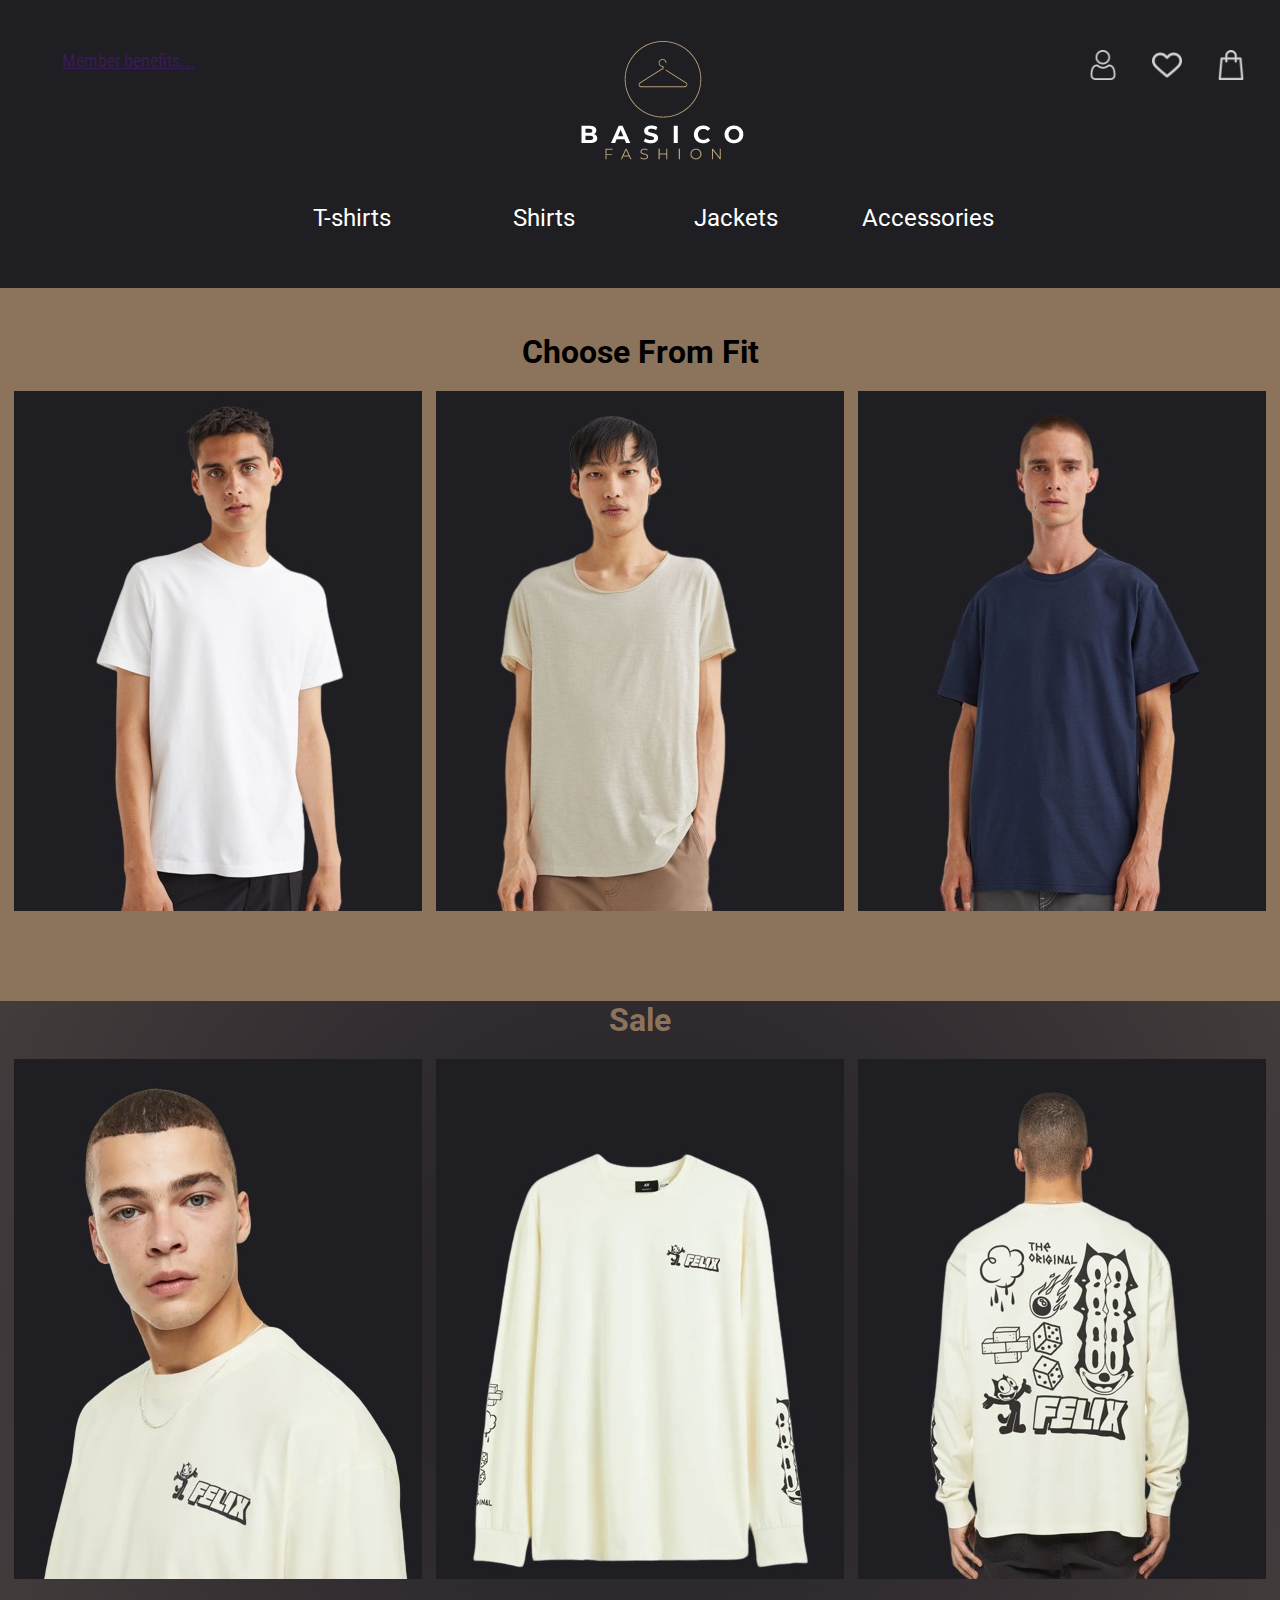
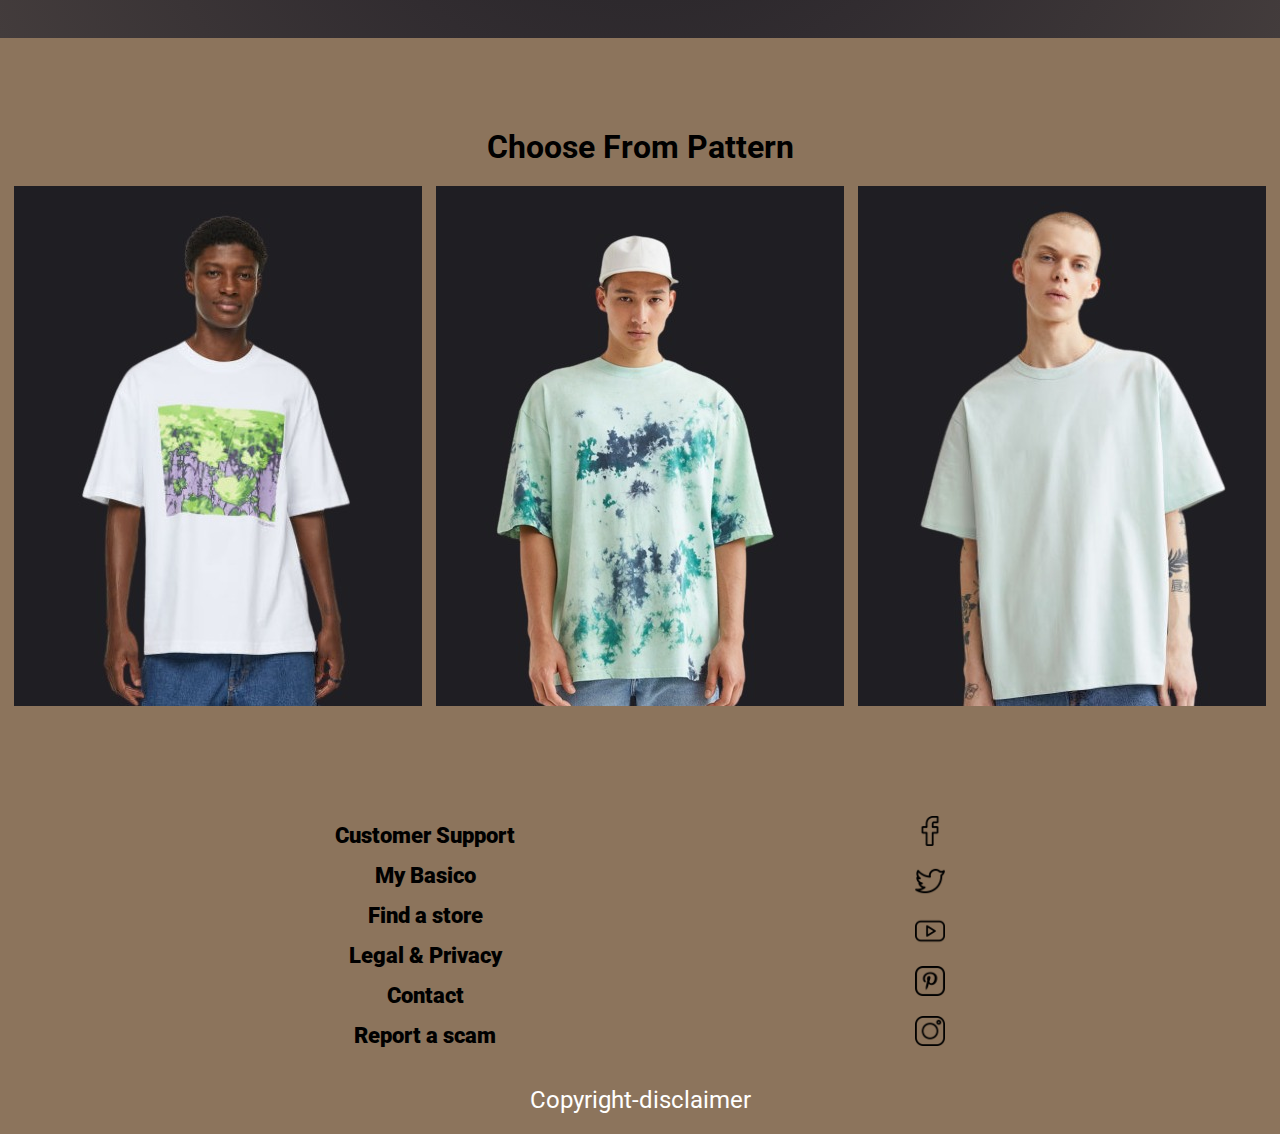
<file: html/index.html>
<!DOCTYPE html>
<html lang="en">

<head>
    <meta charset="UTF-8">
    <meta http-equiv="X-UA-Compatible" content="IE=edge">
    <meta name="viewport" content="width=device-width, initial-scale=1.0">
    <link rel="icon" href="/images/LOGO/BasicoLogo.png">
    <title>Basico - The one stop destination for Men's Fashion</title>
    <link rel="stylesheet" href="/css/style.css">
    <link rel="stylesheet"
        href="https://fonts.googleapis.com/css2?family=Material+Symbols+Outlined:opsz,wght,FILL,GRAD@20..48,100..700,0..1,-50..200" />

</head>

<body>
    <nav class="flex-nav-container">
        <div class="left-nav">
            <div><a href="">Member benefits...</a></div>
        </div>
        <div>
            <a class="main-logo-href" href="/html/index.html"><img class="main-logo" src="/images/LOGO/BasicoLogo.png" alt=""></a>
            <ul class="mid-nav">
                <li class="mid-nav-item"><a href="#fit" onclick="clicked()">T-shirts</a></li>
                <li class="mid-nav-item"><a href="#sale" onclick="onclicked()">Shirts</a></li>
                <li class="mid-nav-item"><a href="#pattern">Jackets</a></li>
                <li class="mid-nav-item"><a href="#footer">Accessories</a></li>
            </ul>
        </div>
        <div class="right-nav">
            <div>
                <ul class="right-nav-items">
                    <div>
                        <li><a href=""><img class="nav-images" src="/images/LOGO//profile.png" alt=""></a></li>
                    </div>
                    <div>
                        <li><a href=""><img class="nav-images" src="/images/LOGO/favorite.png" alt=""></a></li>
                    </div>
                    <div>
                        <li><a href="/html/shopping-cart.html"><img class="nav-images" src="/images/LOGO/shopping-bag.png" alt=""></a></li>
                    </div>
                </ul>
            </div>
        </div>

    </nav>
    <main>
        <div class="container">
            <h1 id="fit">Choose From Fit</h1>
            <div class="container-img">
                <img class="underlay-img" src="/images/MEN/TOP WEAR/model1-removebg-preview.jpg" alt="">
                <!-- <div class="overlay-text"><a href=""></a></div> -->
                <img class="underlay-img" src="/images/MEN/TOP WEAR/model2-removebg-preview.jpg" alt="">
                <!-- <div class="overlay-text"><a href=""></a></div> -->
                <img class="underlay-img" src="/images/MEN/TOP WEAR/model3-removebg-preview.jpg" alt="">
                <!-- <div class="overlay-text"><a href=""></a></div>  -->
            </div>
        </div>
        <div class="container gradient">
            <h1 id="sale">Sale</h1>
            <div class="container-img">
                <img class="underlay-img" src="/images/MEN/TOP WEAR/sale2.jpg" alt="">
                <!-- <div class="overlay-text"><a href=""></a></div> -->
                <img class="underlay-img" src="/images/MEN/TOP WEAR/sale1.jpg" alt="">
                <!-- <div class="overlay-text"><a href=""></a></div> -->
                <img class="underlay-img" src="/images/MEN/TOP WEAR/sale3.jpg" alt="">
                <!-- <div class="overlay-text"><a href=""></a></div>  -->
            </div>
        </div>
        <div class="container">
            <h1 id="pattern">Choose From Pattern</h1>
            <div class="container-img">
                <img class="underlay-img" src="/images/MEN/TOP WEAR/model4-removebg-preview.jpg" alt="">
                <!-- <div class="overlay-text"><a href=""></a></div> -->
                <img class="underlay-img" src="/images/MEN/TOP WEAR/model5-removebg-preview.jpg" alt="">
                <!-- <div class="overlay-text"><a href=""></a></div> -->
                <img class="underlay-img" src="/images/MEN/TOP WEAR/model6-removebg-preview.jpg" alt="">
                <!-- <div class="overlay-text"><a href=""></a></div>  -->
            </div>
        </div>

    </main>
    <footer id="footer">
        <div class="footer-toprow">
            <div class="footer-toprow-left">
                <ul class="help-list">
                    <li><a href="">Customer Support</a></li>
                    <li><a href="">My Basico</a></li>
                    <li><a href="">Find a store</a></li>
                    <li><a href="">Legal & Privacy</a></li>
                    <li><a href="">Contact</a></li>
                    <li><a href="">Report a scam</a></li>
                </ul>
            </div>
            <div class="footer-toprow-right">
                <ul class="social-handles-list">
                    <li><a href="https://www.facebook.com/" target="_blank"><img src="/images/LOGO/facebook.png" alt=""
                                class="social-handles-list-icons"></a></li>
                    <li><a href="https://twitter.com/?lang=en" target="_blank"><img src="/images/LOGO/twitter.png"
                                alt="" class="social-handles-list-icons"></a></li>
                    <li><a href="https://youtube.com" target="_blank"><img src="/images/LOGO/youtube.png" alt=""
                                class="social-handles-list-icons"></a></li>
                    <li><a href="https://pinterest.com" target="_blank"><img src="/images/LOGO/pinterest.png" alt=""
                                class="social-handles-list-icons"></a></li>
                    <li><a href="https://instagram.com" target="_blank"><img src="/images/LOGO/instagram.png" alt=""
                                class="social-handles-list-icons"></a></li>
                </ul>
            </div>
        </div>
        <div class="copyright-disclaimer" id="copyright"><a href="">Copyright-disclaimer</a></div>
    </footer>

    <script src="/js/script.js"></script>
</body>

</html>
</file>
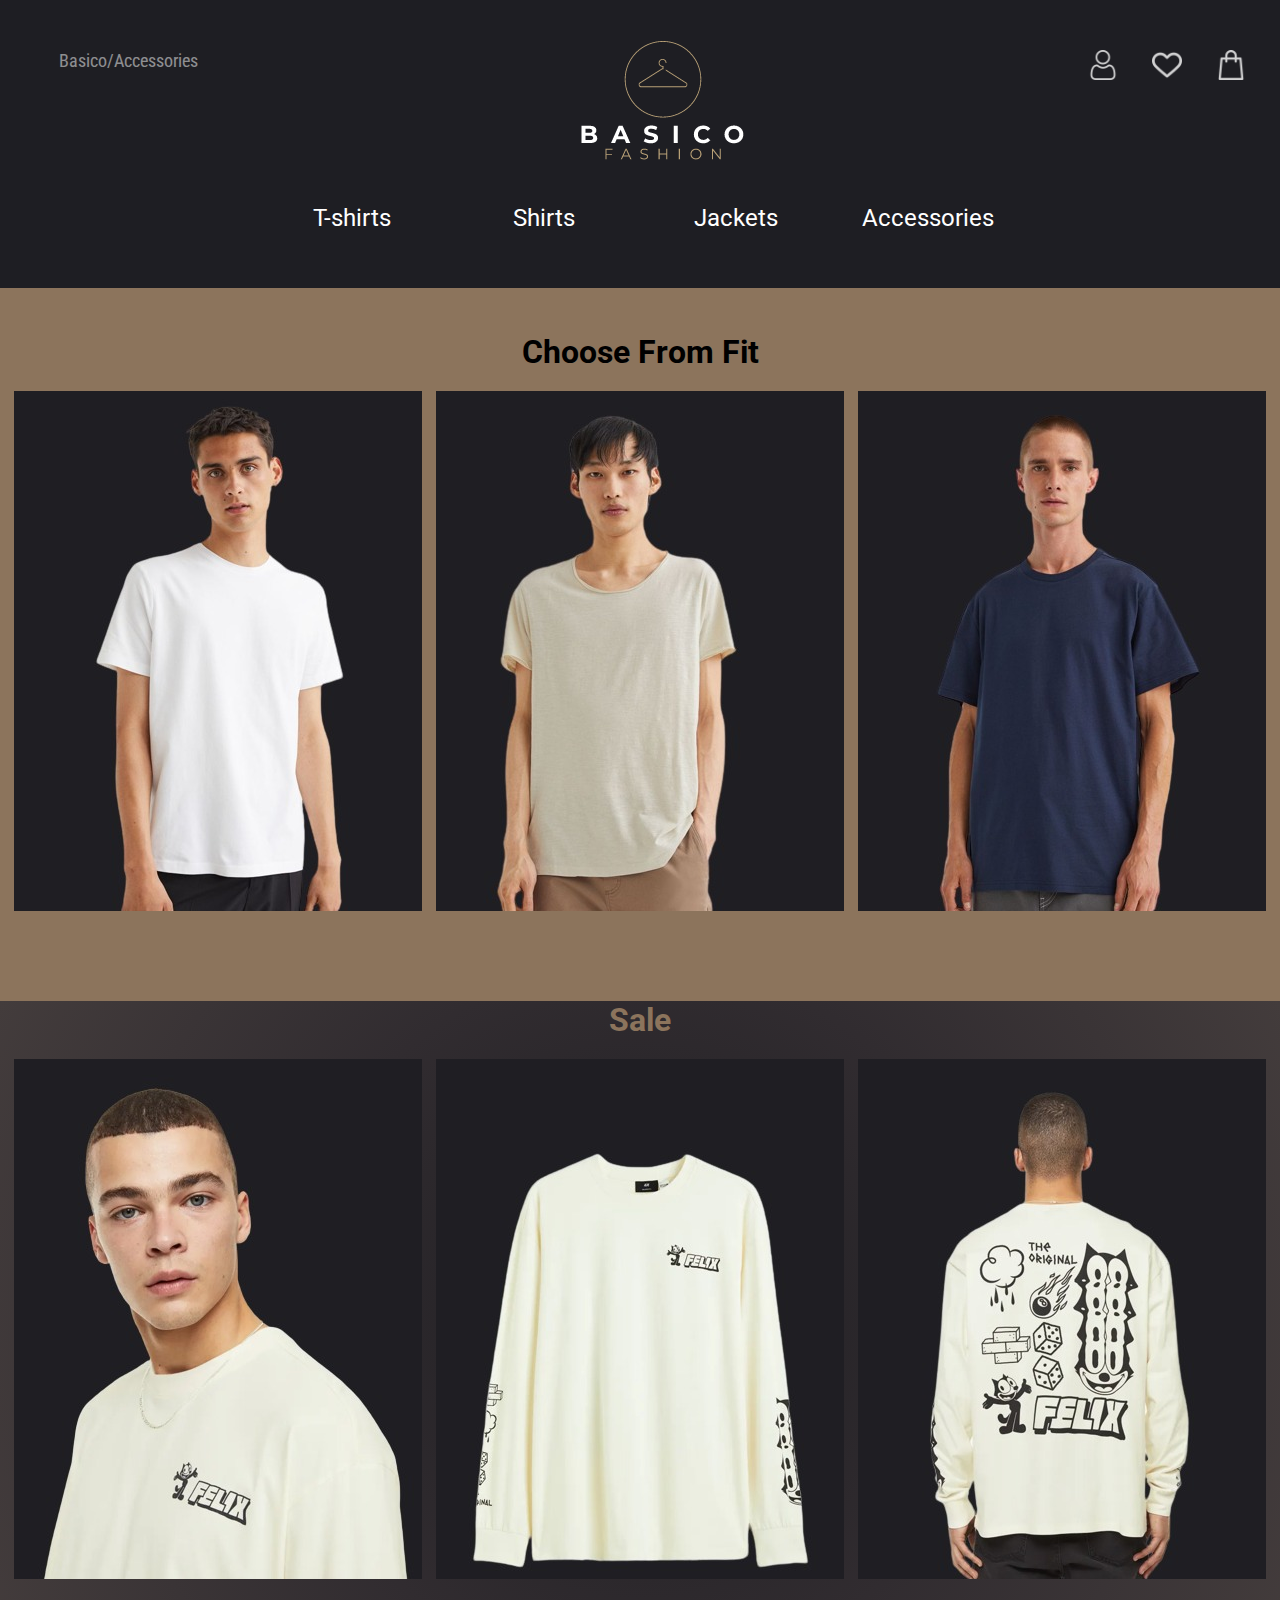
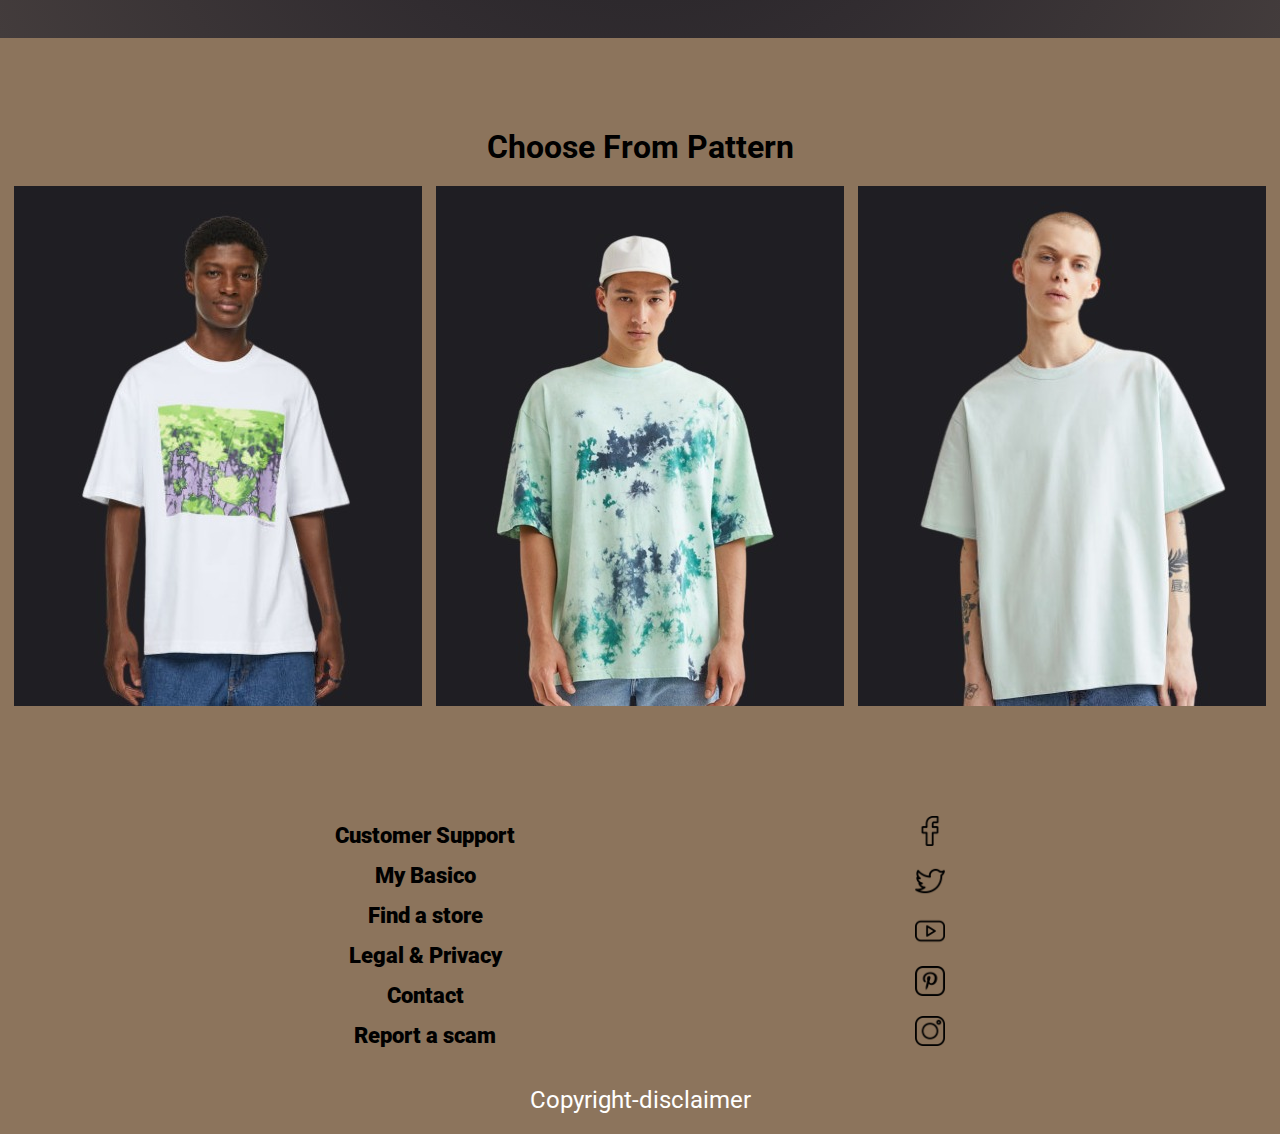
<file: html/accessory.html>
<!DOCTYPE html>
<html lang="en">

<head>
    <meta charset="UTF-8">
    <meta http-equiv="X-UA-Compatible" content="IE=edge">
    <meta name="viewport" content="width=device-width, initial-scale=1.0">
    <link rel="icon" href="/images/LOGO/BasicoLogo.png">
    <title>Basico - The one stop destination for Men's Fashion</title>
    <link rel="stylesheet" href="/css/style.css">
    <link rel="stylesheet"
        href="https://fonts.googleapis.com/css2?family=Material+Symbols+Outlined:opsz,wght,FILL,GRAD@20..48,100..700,0..1,-50..200" />

</head>

<body>
    <nav class="flex-nav-container">
        <div class="left-nav">
            <div></div>
        </div>
        <div>
            <a class="main-logo-href" href="/html/index.html"><img class="main-logo" src="/images/LOGO/BasicoLogo.png" alt=""></a>
            <ul class="mid-nav">
                <li class="mid-nav-item"><a href="/html/tshirt.html">T-shirts</a></li>
                <li class="mid-nav-item"><a href="/html/shirt.html">Shirts</a></li>
                <li class="mid-nav-item"><a href="/html/jacket.html">Jackets</a></li>
                <li class="mid-nav-item"><a href="/html/accessory.html">Accessories</a></li>
            </ul>
        </div>
        <div class="right-nav">
            <div>
                <ul class="right-nav-items">
                    <div>
                        <li><a href=""><img class="nav-images" src="/images/LOGO//profile.png" alt=""></a></li>
                    </div>
                    <div>
                        <li><a href=""><img class="nav-images" src="/images/LOGO/favorite.png" alt=""></a></li>
                    </div>
                    <div>
                        <li><a href="/html/shopping-cart.html"><img class="nav-images" src="/images/LOGO/shopping-bag.png" alt=""></a></li>
                    </div>
                </ul>
            </div>
        </div>

    </nav>
    <main>
        <h1 class="address-title">Accessories</h1>
        <div class="container">
            <h1>Choose From Fit</h1>
            <div class="container-img">
                <img class="underlay-img" src="/images/MEN/TOP WEAR/model1-removebg-preview.jpg" alt="">
                <!-- <div class="overlay-text"><a href=""></a></div> -->
                <img class="underlay-img" src="/images/MEN/TOP WEAR/model2-removebg-preview.jpg" alt="">
                <!-- <div class="overlay-text"><a href=""></a></div> -->
                <img class="underlay-img" src="/images/MEN/TOP WEAR/model3-removebg-preview.jpg" alt="">
                <!-- <div class="overlay-text"><a href=""></a></div>  -->
            </div>
        </div>
        <div class="container gradient">
            <h1>Sale</h1>
            <div class="container-img">
                <img class="underlay-img" src="/images/MEN/TOP WEAR/sale2.jpg" alt="">
                <!-- <div class="overlay-text"><a href=""></a></div> -->
                <img class="underlay-img" src="/images/MEN/TOP WEAR/sale1.jpg" alt="">
                <!-- <div class="overlay-text"><a href=""></a></div> -->
                <img class="underlay-img" src="/images/MEN/TOP WEAR/sale3.jpg" alt="">
                <!-- <div class="overlay-text"><a href=""></a></div>  -->
            </div>
        </div>
        <div class="container">
            <h1>Choose From Pattern</h1>
            <div class="container-img">
                <img class="underlay-img" src="/images/MEN/TOP WEAR/model4-removebg-preview.jpg" alt="">
                <!-- <div class="overlay-text"><a href=""></a></div> -->
                <img class="underlay-img" src="/images/MEN/TOP WEAR/model5-removebg-preview.jpg" alt="">
                <!-- <div class="overlay-text"><a href=""></a></div> -->
                <img class="underlay-img" src="/images/MEN/TOP WEAR/model6-removebg-preview.jpg" alt="">
                <!-- <div class="overlay-text"><a href=""></a></div>  -->
            </div>
        </div>

    </main>
    <footer id="footer">
        <div class="footer-toprow">
            <div class="footer-toprow-left">
                <ul class="help-list">
                    <li><a href="">Customer Support</a></li>
                    <li><a href="">My Basico</a></li>
                    <li><a href="">Find a store</a></li>
                    <li><a href="">Legal & Privacy</a></li>
                    <li><a href="">Contact</a></li>
                    <li><a href="">Report a scam</a></li>
                </ul>
            </div>
            <div class="footer-toprow-right">
                <ul class="social-handles-list">
                    <li><a href="https://www.facebook.com/" target="_blank"><img src="/images/LOGO/facebook.png" alt=""
                                class="social-handles-list-icons"></a></li>
                    <li><a href="https://twitter.com/?lang=en" target="_blank"><img src="/images/LOGO/twitter.png"
                                alt="" class="social-handles-list-icons"></a></li>
                    <li><a href="https://youtube.com" target="_blank"><img src="/images/LOGO/youtube.png" alt=""
                                class="social-handles-list-icons"></a></li>
                    <li><a href="https://pinterest.com" target="_blank"><img src="/images/LOGO/pinterest.png" alt=""
                                class="social-handles-list-icons"></a></li>
                    <li><a href="https://instagram.com" target="_blank"><img src="/images/LOGO/instagram.png" alt=""
                                class="social-handles-list-icons"></a></li>
                </ul>
            </div>
        </div>
        <div class="copyright-disclaimer" id="copyright"><a href="">Copyright-disclaimer</a></div>
    </footer>

    <script src="/js/script.js"></script>
</body>

</html>
</file>
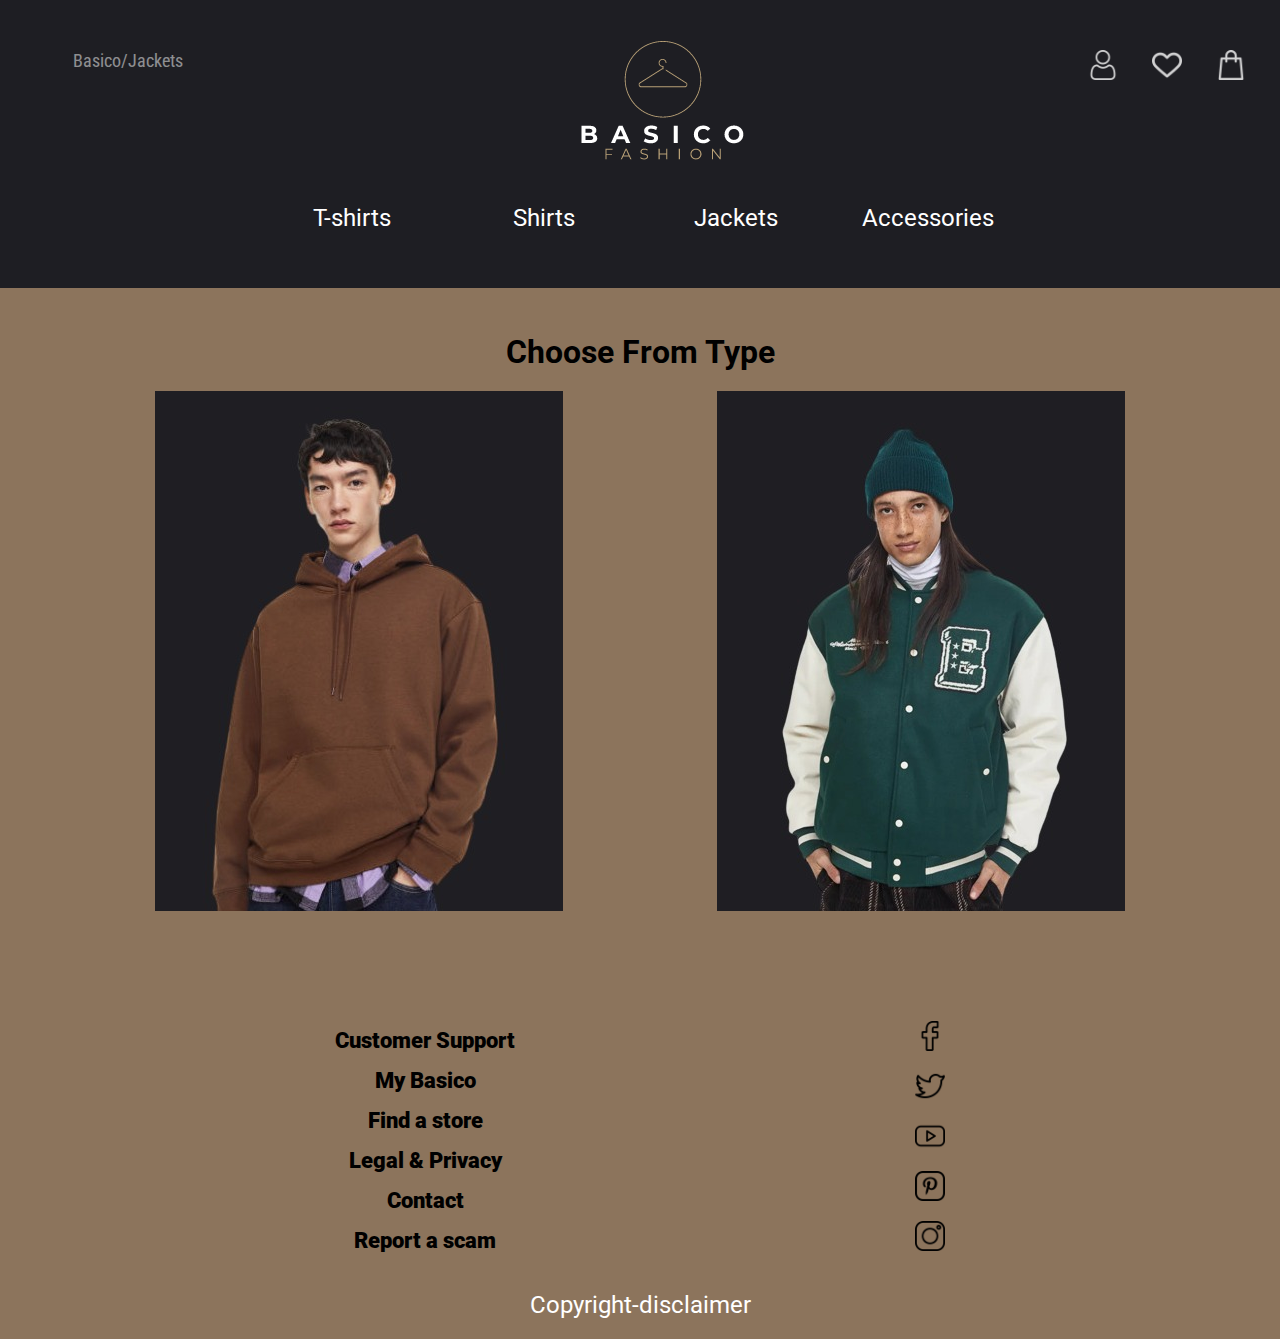
<file: html/jacket.html>
<!DOCTYPE html>
<html lang="en">

<head>
    <meta charset="UTF-8">
    <meta http-equiv="X-UA-Compatible" content="IE=edge">
    <meta name="viewport" content="width=device-width, initial-scale=1.0">
    <link rel="icon" href="/images/LOGO/BasicoLogo.png">
    <title>Basico - The one stop destination for Men's Fashion</title>
    <link rel="stylesheet" href="/css/style.css">
    <link rel="stylesheet"
        href="https://fonts.googleapis.com/css2?family=Material+Symbols+Outlined:opsz,wght,FILL,GRAD@20..48,100..700,0..1,-50..200" />

</head>

<body>
    <nav class="flex-nav-container">
        <div class="left-nav">
            <div></div>
        </div>
        <div>
            <a class="main-logo-href" href="/html/index.html"><img class="main-logo" src="/images/LOGO/BasicoLogo.png" alt=""></a>
            <ul class="mid-nav">
                <li class="mid-nav-item"><a href="/html/tshirt.html">T-shirts</a></li>
                <li class="mid-nav-item"><a href="/html/shirt.html">Shirts</a></li>
                <li class="mid-nav-item"><a href="/html/jacket.html">Jackets</a></li>
                <li class="mid-nav-item"><a href="/html/accessory.html">Accessories</a></li>
            </ul>
        </div>
        <div class="right-nav">
            <div>
                <ul class="right-nav-items">
                    <div>
                        <li><a href=""><img class="nav-images" src="/images/LOGO//profile.png" alt=""></a></li>
                    </div>
                    <div>
                        <li><a href=""><img class="nav-images" src="/images/LOGO/favorite.png" alt=""></a></li>
                    </div>
                    <div>
                        <li><a href="/html/shopping-cart.html"><img class="nav-images" src="/images/LOGO/shopping-bag.png" alt=""></a></li>
                    </div>
                </ul>
            </div>
        </div>

    </nav>
    <main>
        <h1 class="address-title">Jackets</h1>
        <div class="container">
            <h1>Choose From Type</h1>
            <div class="container-img">
                <img src="/images/MEN/0.0 display/hoodie.jpg" alt="" class="underlay-img">
                <img src="/images/MEN/0.0 display/jacket.jpg" alt="" class="underlay-img">
            </div>
        </div>
    </main>
    <footer id="footer">
        <div class="footer-toprow">
            <div class="footer-toprow-left">
                <ul class="help-list">
                    <li><a href="">Customer Support</a></li>
                    <li><a href="">My Basico</a></li>
                    <li><a href="">Find a store</a></li>
                    <li><a href="">Legal & Privacy</a></li>
                    <li><a href="">Contact</a></li>
                    <li><a href="">Report a scam</a></li>
                </ul>
            </div>
            <div class="footer-toprow-right">
                <ul class="social-handles-list">
                    <li><a href="https://www.facebook.com/" target="_blank"><img src="/images/LOGO/facebook.png" alt=""
                                class="social-handles-list-icons"></a></li>
                    <li><a href="https://twitter.com/?lang=en" target="_blank"><img src="/images/LOGO/twitter.png"
                                alt="" class="social-handles-list-icons"></a></li>
                    <li><a href="https://youtube.com" target="_blank"><img src="/images/LOGO/youtube.png" alt=""
                                class="social-handles-list-icons"></a></li>
                    <li><a href="https://pinterest.com" target="_blank"><img src="/images/LOGO/pinterest.png" alt=""
                                class="social-handles-list-icons"></a></li>
                    <li><a href="https://instagram.com" target="_blank"><img src="/images/LOGO/instagram.png" alt=""
                                class="social-handles-list-icons"></a></li>
                </ul>
            </div>
        </div>
        <div class="copyright-disclaimer" id="copyright"><a href="">Copyright-disclaimer</a></div>
    </footer>

    <script src="/js/script.js"></script>
</body>

</html>
</file>
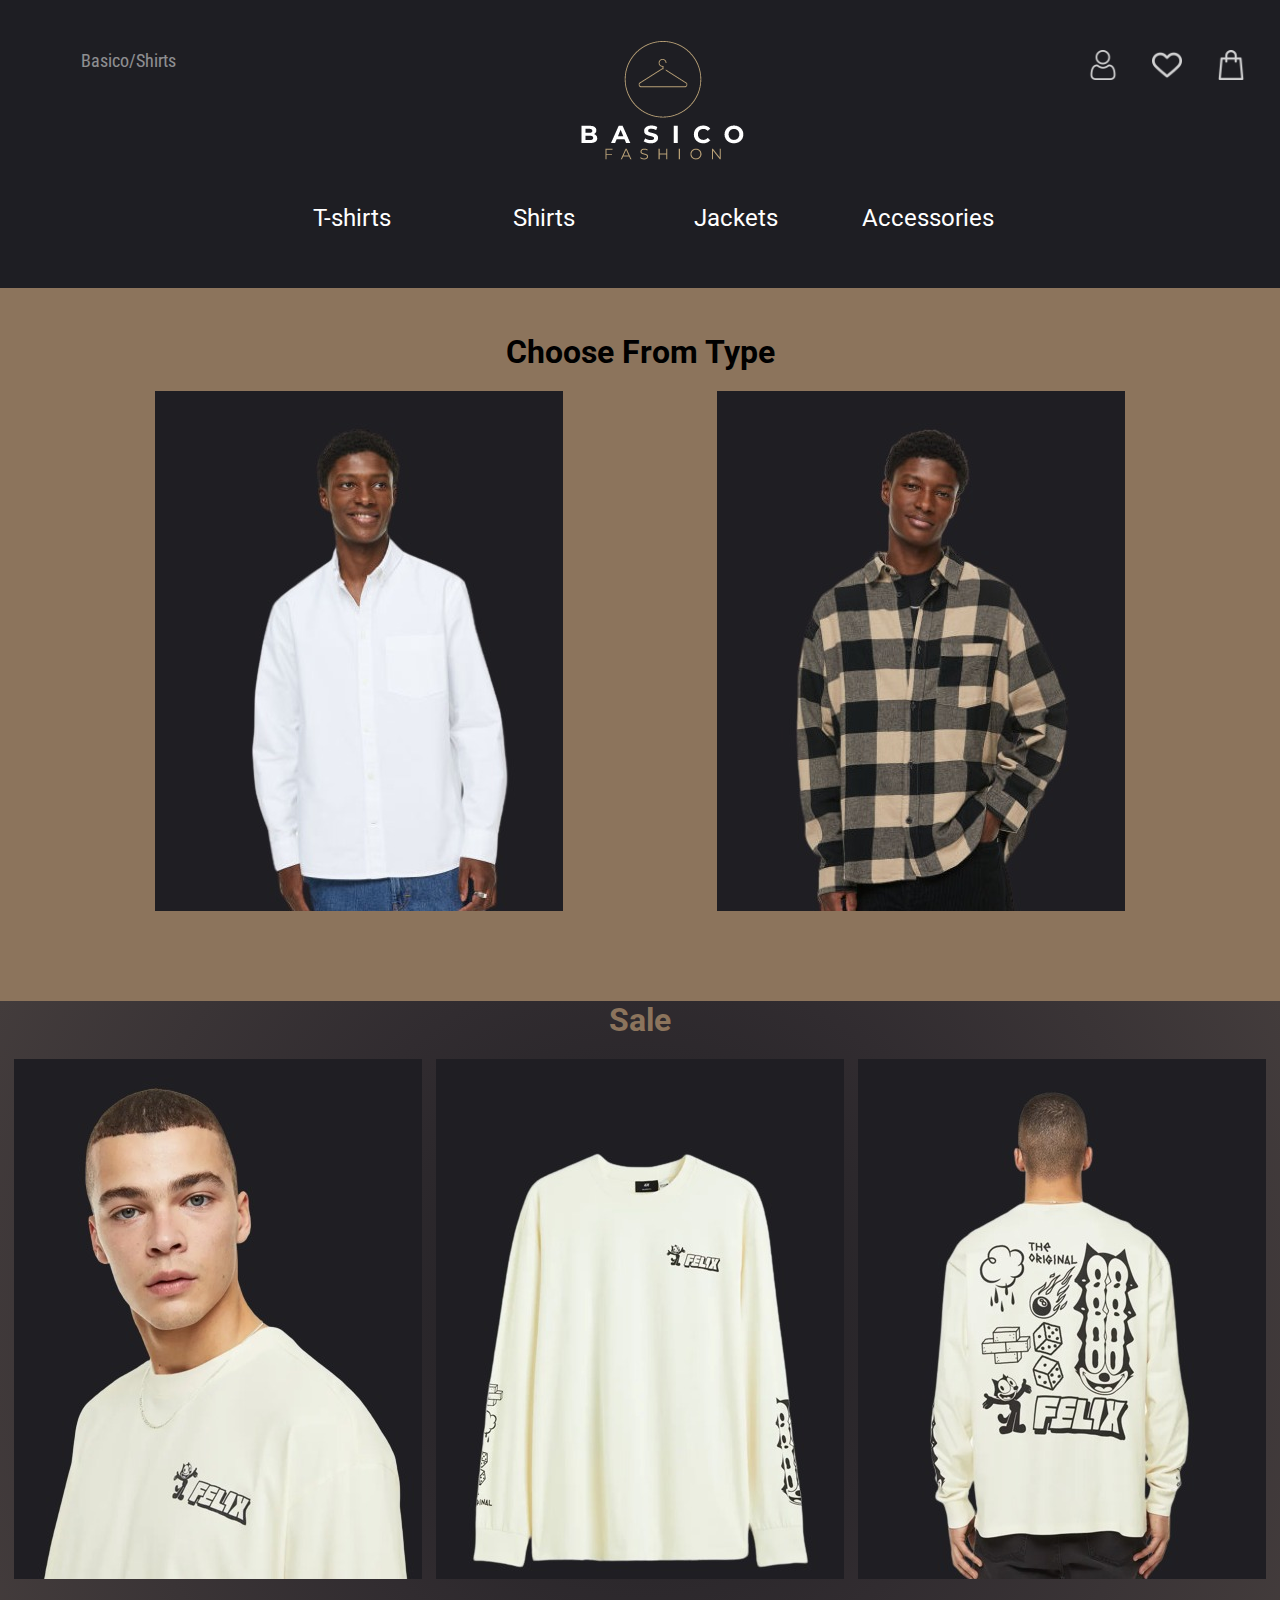
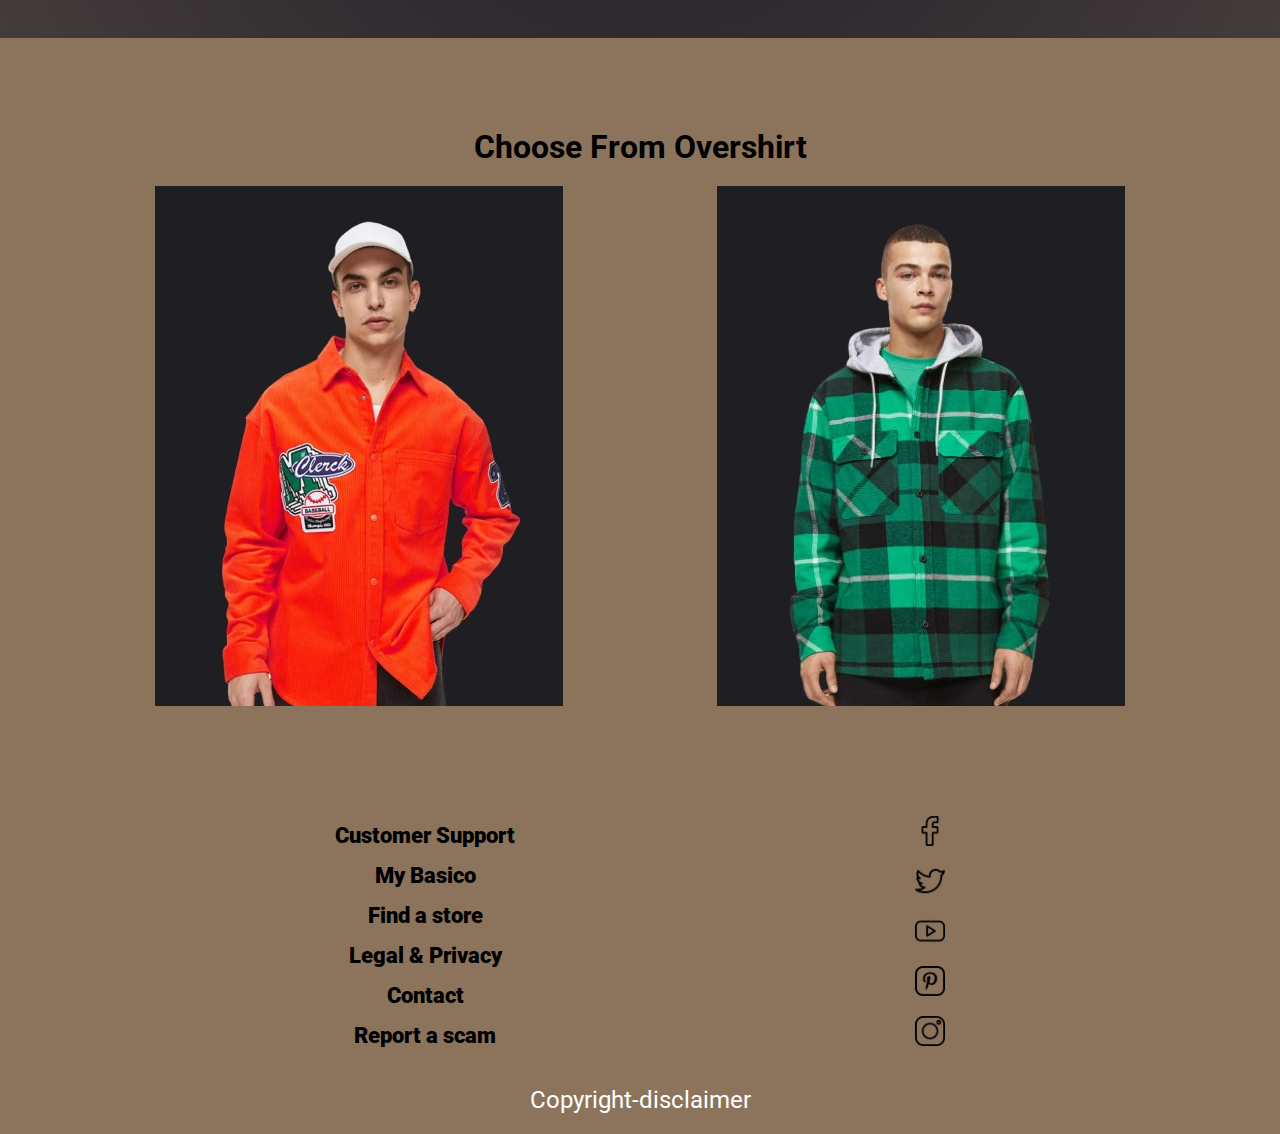
<file: html/shirt.html>
<!DOCTYPE html>
<html lang="en">

<head>
    <meta charset="UTF-8">
    <meta http-equiv="X-UA-Compatible" content="IE=edge">
    <meta name="viewport" content="width=device-width, initial-scale=1.0">
    <link rel="icon" href="/images/LOGO/BasicoLogo.png">
    <title>Basico - The one stop destination for Men's Fashion</title>
    <link rel="stylesheet" href="/css/style.css">
    <link rel="stylesheet"
        href="https://fonts.googleapis.com/css2?family=Material+Symbols+Outlined:opsz,wght,FILL,GRAD@20..48,100..700,0..1,-50..200" />

</head>

<body>
    <nav class="flex-nav-container">
        <div class="left-nav">
            <div></div>
        </div>
        <div>
            <a class="main-logo-href" href="/html/index.html"><img class="main-logo" src="/images/LOGO/BasicoLogo.png" alt=""></a>
            <ul class="mid-nav">
                <li class="mid-nav-item"><a href="/html/tshirt.html">T-shirts</a></li>
                <li class="mid-nav-item"><a href="/html/shirt.html">Shirts</a></li>
                <li class="mid-nav-item"><a href="/html/jacket.html">Jackets</a></li>
                <li class="mid-nav-item"><a href="/html/accessory.html">Accessories</a></li>
            </ul>
        </div>
        <div class="right-nav">
            <div>
                <ul class="right-nav-items">
                    <div>
                        <li><a href=""><img class="nav-images" src="/images/LOGO//profile.png" alt=""></a></li>
                    </div>
                    <div>
                        <li><a href=""><img class="nav-images" src="/images/LOGO/favorite.png" alt=""></a></li>
                    </div>
                    <div>
                        <li><a href="/html/shopping-cart.html"><img class="nav-images" src="/images/LOGO/shopping-bag.png" alt=""></a></li>
                    </div>
                </ul>
            </div>
        </div>

    </nav>
    <main>
        <h1 class="address-title">Shirts</h1>
        <div class="container">
            <h1>Choose From Type</h1>
            <div class="container-img">
                <img src="/images/MEN/0.0 display/formal-shirt.jpg" alt="" class="underlay-img">
                <img src="/images/MEN/0.0 display/casual-shirt.jpg" alt="" class="underlay-img">
            </div>
        </div>
        <div class="container gradient">
            <h1>Sale</h1>
            <div class="container-img">
                <img src="/images/MEN/0.0 display/1.1 sale.jpg" alt="" class="underlay-img">
                <img src="/images/MEN/0.0 display/1.0 sale.jpg" alt="" class="underlay-img">
                <img src="/images/MEN/0.0 display/1.2 sale.jpg" alt="" class="underlay-img">
            </div>
        </div>
        <div class="container">
            <h1>Choose From Overshirt</h1>
            <div class="container-img">
                <img src="/images/MEN/0.0 display/corduroy-overshirt.jpg" alt="" class="underlay-img">
                <img src="/images/MEN/0.0 display/hooded-overshirt.jpg" alt="" class="underlay-img">
            </div>
        </div>

    </main>
    <footer id="footer">
        <div class="footer-toprow">
            <div class="footer-toprow-left">
                <ul class="help-list">
                    <li><a href="">Customer Support</a></li>
                    <li><a href="">My Basico</a></li>
                    <li><a href="">Find a store</a></li>
                    <li><a href="">Legal & Privacy</a></li>
                    <li><a href="">Contact</a></li>
                    <li><a href="">Report a scam</a></li>
                </ul>
            </div>
            <div class="footer-toprow-right">
                <ul class="social-handles-list">
                    <li><a href="https://www.facebook.com/" target="_blank"><img src="/images/LOGO/facebook.png" alt=""
                                class="social-handles-list-icons"></a></li>
                    <li><a href="https://twitter.com/?lang=en" target="_blank"><img src="/images/LOGO/twitter.png"
                                alt="" class="social-handles-list-icons"></a></li>
                    <li><a href="https://youtube.com" target="_blank"><img src="/images/LOGO/youtube.png" alt=""
                                class="social-handles-list-icons"></a></li>
                    <li><a href="https://pinterest.com" target="_blank"><img src="/images/LOGO/pinterest.png" alt=""
                                class="social-handles-list-icons"></a></li>
                    <li><a href="https://instagram.com" target="_blank"><img src="/images/LOGO/instagram.png" alt=""
                                class="social-handles-list-icons"></a></li>
                </ul>
            </div>
        </div>
        <div class="copyright-disclaimer" id="copyright"><a href="">Copyright-disclaimer</a></div>
    </footer>

    <script src="/js/script.js"></script>
</body>

</html>
</file>
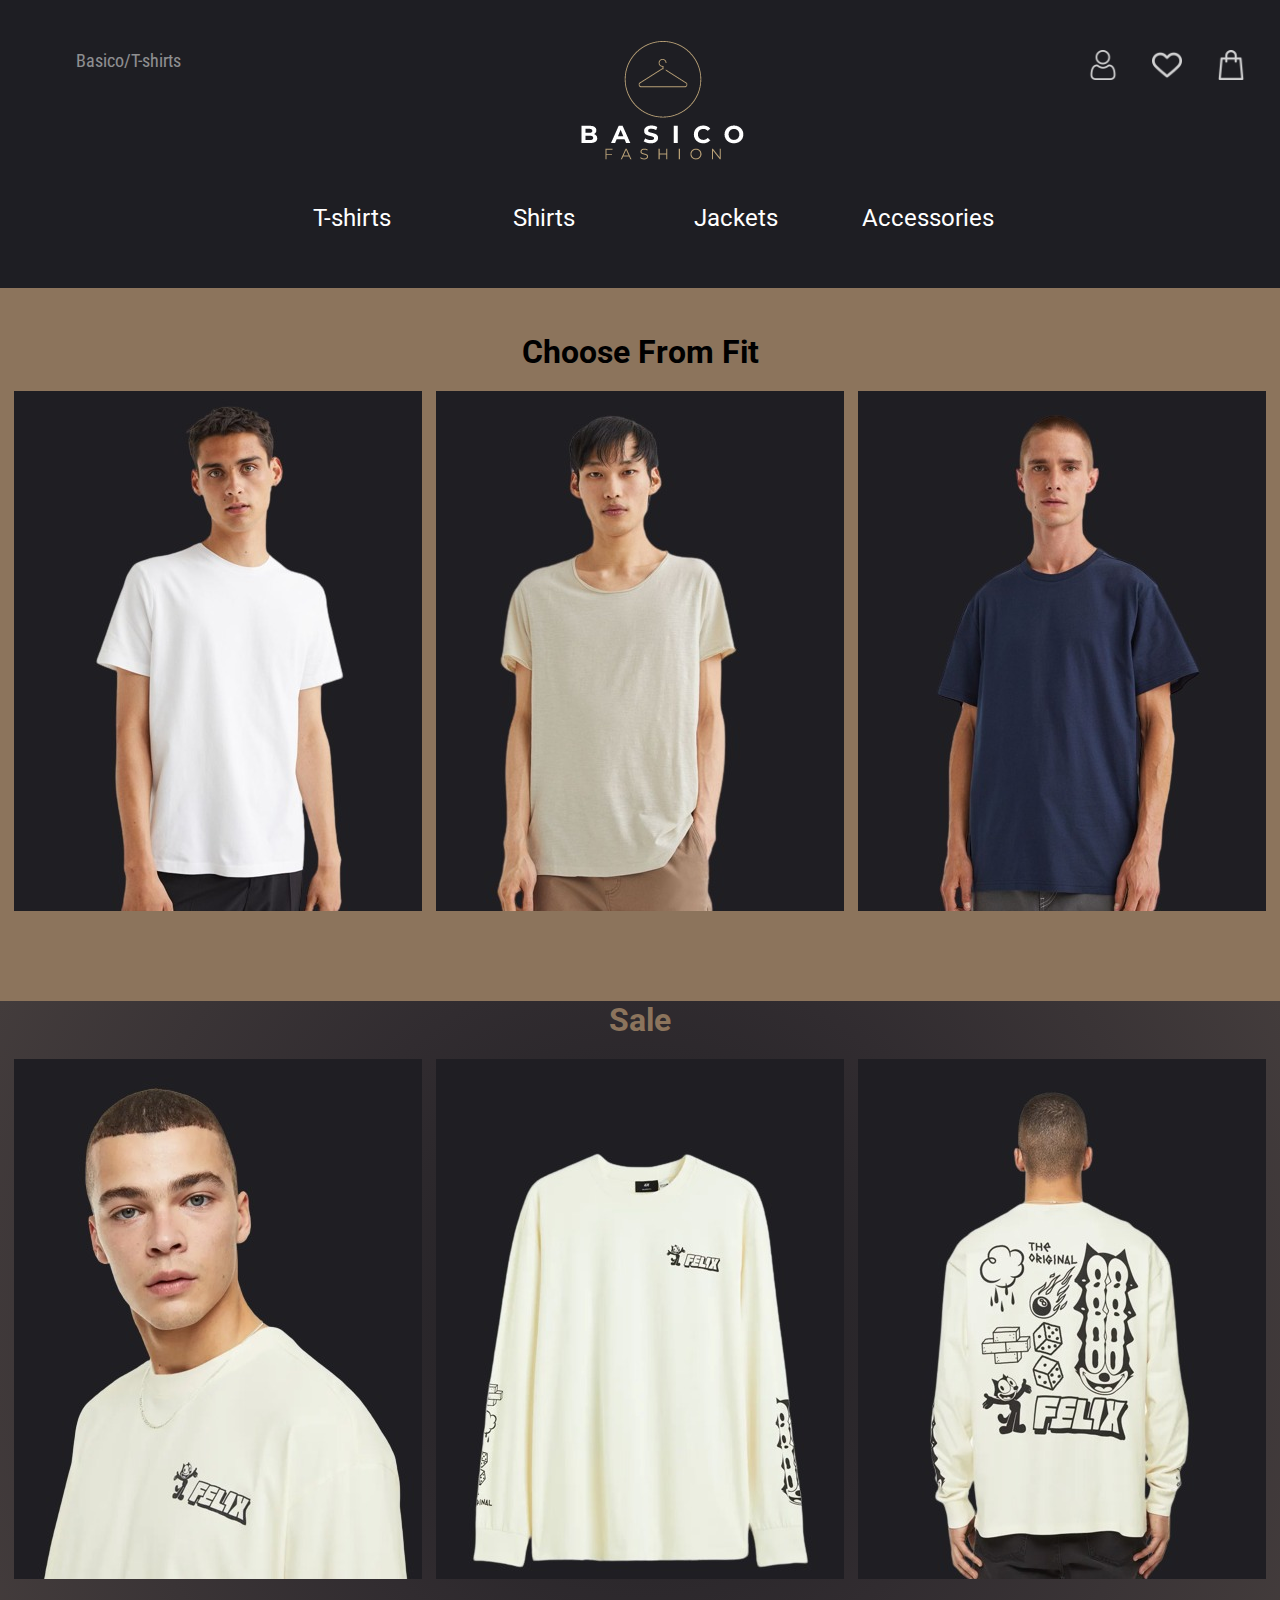
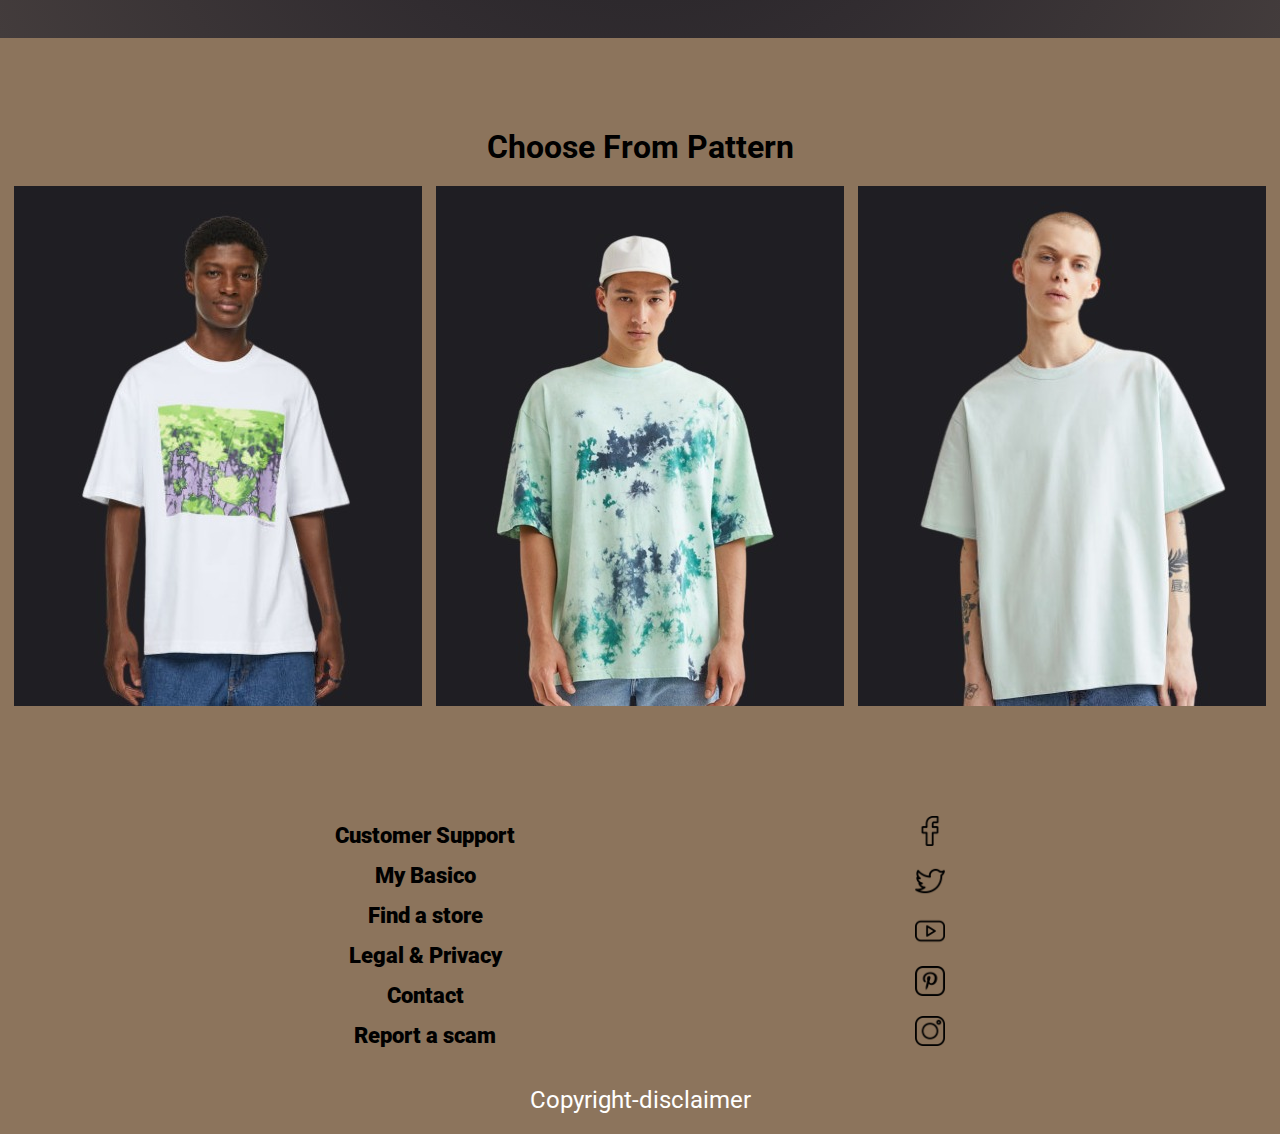
<file: html/tshirt.html>
<!DOCTYPE html>
<html lang="en">

<head>
    <meta charset="UTF-8">
    <meta http-equiv="X-UA-Compatible" content="IE=edge">
    <meta name="viewport" content="width=device-width, initial-scale=1.0">
    <link rel="icon" href="/images/LOGO/BasicoLogo.png">
    <title>Basico - The one stop destination for Men's Fashion</title>
    <link rel="stylesheet" href="/css/style.css">
    <link rel="stylesheet"
        href="https://fonts.googleapis.com/css2?family=Material+Symbols+Outlined:opsz,wght,FILL,GRAD@20..48,100..700,0..1,-50..200" />

</head>

<body>
    <nav class="flex-nav-container">
        <div class="left-nav">
            <div></div>
        </div>
        <div>
            <a class="main-logo-href" href="/html/index.html"><img class="main-logo" src="/images/LOGO/BasicoLogo.png" alt=""></a>
            <ul class="mid-nav">
                <li class="mid-nav-item"><a href="/html/tshirt.html">T-shirts</a></li>
                <li class="mid-nav-item"><a href="/html/shirt.html">Shirts</a></li>
                <li class="mid-nav-item"><a href="/html/jacket.html">Jackets</a></li>
                <li class="mid-nav-item"><a href="/html/accessory.html">Accessories</a></li>
            </ul>
        </div>
        <div class="right-nav">
            <div>
                <ul class="right-nav-items">
                    <div>
                        <li><a href=""><img class="nav-images" src="/images/LOGO//profile.png" alt=""></a></li>
                    </div>
                    <div>
                        <li><a href=""><img class="nav-images" src="/images/LOGO/favorite.png" alt=""></a></li>
                    </div>
                    <div>
                        <li><a href="/html/shopping-cart.html"><img class="nav-images" src="/images/LOGO/shopping-bag.png" alt=""></a></li>
                    </div>
                </ul>
            </div>
        </div>

    </nav>
    <main>
        <h1 class="address-title">T-shirts</h1>
        <div class="container">
            <h1>Choose From Fit</h1>
            <div class="container-img">
                <img src="/images/MEN/0.0 display/regular-tshirt.jpg" alt="" class="underlay-img">
                <img src="/images/MEN/0.0 display/slim-tshirt.jpg" alt="" class="underlay-img">
                <img src="/images/MEN/0.0 display/oversized-tshirt.jpg" alt="" class="underlay-img">
            </div>
        </div>
        <div class="container gradient">
            <h1>Sale</h1>
            <div class="container-img">
                <img src="/images/MEN/0.0 display/1.1 sale.jpg" alt="" class="underlay-img">
                <img src="/images/MEN/0.0 display/1.0 sale.jpg" alt="" class="underlay-img">
                <img src="/images/MEN/0.0 display/1.2 sale.jpg" alt="" class="underlay-img">
            </div>
        </div>
        <div class="container">
            <h1>Choose From Pattern</h1>
            <div class="container-img">
                <img src="/images/MEN/0.0 display/graphic-tshirt.jpg" alt="" class="underlay-img">
                <img src="/images/MEN/0.0 display/abstract-tshirt.jpg" alt="" class="underlay-img">
                <img src="/images/MEN/0.0 display/solid-tshirt.jpg" alt="" class="underlay-img">
            </div>
        </div>

    </main>
    <footer id="footer">
        <div class="footer-toprow">
            <div class="footer-toprow-left">
                <ul class="help-list">
                    <li><a href="">Customer Support</a></li>
                    <li><a href="">My Basico</a></li>
                    <li><a href="">Find a store</a></li>
                    <li><a href="">Legal & Privacy</a></li>
                    <li><a href="">Contact</a></li>
                    <li><a href="">Report a scam</a></li>
                </ul>
            </div>
            <div class="footer-toprow-right">
                <ul class="social-handles-list">
                    <li><a href="https://www.facebook.com/" target="_blank"><img src="/images/LOGO/facebook.png" alt=""
                                class="social-handles-list-icons"></a></li>
                    <li><a href="https://twitter.com/?lang=en" target="_blank"><img src="/images/LOGO/twitter.png"
                                alt="" class="social-handles-list-icons"></a></li>
                    <li><a href="https://youtube.com" target="_blank"><img src="/images/LOGO/youtube.png" alt=""
                                class="social-handles-list-icons"></a></li>
                    <li><a href="https://pinterest.com" target="_blank"><img src="/images/LOGO/pinterest.png" alt=""
                                class="social-handles-list-icons"></a></li>
                    <li><a href="https://instagram.com" target="_blank"><img src="/images/LOGO/instagram.png" alt=""
                                class="social-handles-list-icons"></a></li>
                </ul>
            </div>
        </div>
        <div class="copyright-disclaimer" id="copyright"><a href="">Copyright-disclaimer</a></div>
    </footer>

    <script src="/js/script.js"></script>
</body>

</html>
</file>
<file: css/style.css>
@import url('https://fonts.googleapis.com/css2?family=Roboto:wght@100&display=swap');
@import url('https://fonts.googleapis.com/css2?family=Signika+Negative:wght@300&display=swap');
@import url('https://fonts.googleapis.com/css2?family=Roboto+Condensed:wght@300&display=swap');
/* Roboto Font */

::-webkit-scrollbar {
    display: none;
}

* {
    margin: 0;
    padding: 0;
}

html {
    scroll-behavior: smooth;
}

body {
    caret-color: transparent;
    /* height: 200vh; */
    background-color: rgba(140, 116, 92);
    font-family: 'Roboto', sans-serif;
}

.scroll-snap {
    scroll-snap-type: y proximity;
}

/* NAV bar starts here */
.flex-nav-container {
    min-height: 32vh;
    background-color: #1e1e23;
    display: flex;
    width: 100%;
    /* position: sticky;
    top: 0px; */
}

.left-nav {
    width: 20vw;
    background-color: #1e1e23;
    color: white;
    height: 32vh;
    display: flex;
    justify-content: center;
    align-items: center;
}

.left-nav div {
    position: absolute;
    top: 50px;
    font-family: 'Roboto Condensed', sans-serif;
    font-size: 18px;
    opacity: .5;
}

.mid-nav {
    display: flex;
    width: 60vw;
    background-color: #1e1e23;
    justify-content: center;
}

.mid-nav-item {
    list-style-type: none;
    width: 25%;
    text-align: center;
}

.mid-nav-item a {
    font-family: 'Roboto', sans-serif;
    text-decoration: none;
    color: white;
    font-size: 1.5rem;
}

.mid-nav-item a:hover {
    opacity: .6;
    text-decoration: underline;
}

.mid-nav-item a:visited {
    font-family: 'Roboto', sans-serif;
    text-decoration: none;
    color: white;
}

.main-logo {
    margin-left: 40%;
    margin-right: 40%;
    min-width: 20%;
    max-width: 40%;
    border-radius: 50%;
}

.main-logo-href:hover {
    opacity: .9;
}

.right-nav {
    display: flex;
    flex-direction: column;
    width: 20vw;
    background-color: #1e1e23;
}

.right-nav-items {
    list-style: none;
    height: 32vh;
    display: flex;
    justify-content: space-evenly;
    align-items: center;
}

.right-nav-items li a {
    text-decoration: none;
    opacity: .8;
}

.right-nav-items li a:hover {
    opacity: .6;
}

.nav-images {
    position: absolute;
    top: 50px;
    width: 30px;
}

.address-title {
    display: none;
}

/* NAV bar ends here */

/* Footer starts here */
footer {

    position: absolute;
    height: auto;
    width: 100vw;
    background-color: rgb(140, 116, 92);
    top: auto;
    font-family: 'Roboto', sans-serif;
    color: white;
}

.footer-toprow {
    margin-top: 20px;
    margin-bottom: 20px;
    display: flex;
    justify-content: center;
}

.footer-toprow-left {
    /* margin-left: 200px; */
    margin-right: 200px;
}

.footer-toprow-right {
    /* margin-right: 200px; */
    margin-left: 200px;
}

.help-list {
    width: 100%;
    text-align: center;
    list-style: none;
}

.help-list a {
    text-decoration: none;
    color: #000;
    font-weight: 900;
    font-size: 22px;
    line-height: 40px;
}

.help-list a:hover {
    color: #000;
    text-decoration: underline;
    opacity: .6;
}

.help-list a:visited {
    color: #000;
    text-decoration: none;
}

.social-handles-list {
    line-height: 50px;
    text-align: center;
    list-style: none;
}

.social-handles-list-icons {
    height: 30px;
    /* color: white; */
    background-color: rgb(140, 116, 92);
}

.copyright-disclaimer {
    margin-bottom: 20px;
    text-align: center;
    font-size: 24px;
}

.copyright-disclaimer a {
    text-decoration: none;
    color: white;
}

.copyright-disclaimer a:hover {
    text-decoration: underline;
    opacity: .7;
}

.copyright-disclaimer a:visited {
    color: white;
    text-decoration: none;
}

/* Footer ends here */

/* Main Body starts here */

.container {
    margin-top: 5vh;
    margin-bottom: 10vh;

}

.container h1 {
    text-align: center;
    font-family: 'Roboto', sans-serif;
    margin: 20px;
    font-size: 32px;
}

.container-img img {
    width: 408px;
    height: 520px;
    object-fit: none;
    object-position: 25% 0%;
    /* opacity: .95; */
}

.container-img {
    display: flex;
    justify-content: space-evenly;
}

.gradient {
    height: 636.5px;
    background-image: radial-gradient(circle, #1e1e23, #282529, #312c30, #3a3436, #433c3c);
    color: #8c745c;

}

/* Shopping cart */
.shopping-bag-and-total {
    display: flex;
    justify-content: center;
    /* background-color: rgb(141, 120, 95); */
}

.total {
    /* border-left: 2px solid blue; */
    margin: 10px;
    /* height: 500px; */
    padding: 30px;
    background-color: #C2A88E;
}

.total span {
    margin: 30px;
    font-size: 20px;
    font-weight: 600;
}

.shopping-bag-title {
    text-align: center;
    font-family: 'Roboto', sans-serif;
    font-weight: 900;
    font-size: 48px;
    padding: 50px;
}



.shopping-bag-box {
    border-right: 2px solid #000;
    margin: 10px;
    background-color: #C2A88E;
    height: auto;
}

.shopping-bag-items {
    display: flex;
    margin: 30px;
    /* border: 2px dotted red; */
    padding: 10px;
    /* justify-content: center; */
}

.shopping-bag-items img {
    width: 20vw;
    height: 40vh;
    /* aspect-ratio: 1/1; */
    object-fit: contain;
}

.delete-icon {
    margin-left: 50px;
    width: 100px;
}

.delete-icon img {
    background-color: #C2A88E;
    width: 30%;
    height: 10%;
}

.delete-icon img:hover {
    cursor: pointer;
    opacity: .7;
    border: 2px solid black;
}

.qqqq {
    display: flex;
    flex-direction: column;
    /* justify-content: center; */
    /* margin-top: 50px; */
}

.item-details {
    margin-top: 20px;
    margin-bottom: 20px;
    font-size: 20px;
    font-weight: 600;
}

.checkout-details input {
    background-color: #1e1e23;
    border: 2px solid #1e1e23;
}

.checkout-details pre {
    color: #000;
    font-family: 'Roboto', sans-serif;
    line-height: 25px;

}

.checkout-details pre span {
    color: #000;
    font-family: 'Roboto', sans-serif;
    line-height: 25px;
    font-size: 16px;
    font-weight: 300;
    /* text-decoration: underline; */
}

.total-box {
    display: flex;
    justify-content: space-between;
    align-items: flex-start;
    border-top: 2px solid #000;
    margin-top: 10px;
}

.checkout-details pre span:hover {
    opacity: .7;
    text-decoration: underline;
    cursor: pointer;
}





/* select quantity from cart */
.custom-select {
    position: relative;
    font-family: Arial;
    width: 5vw;
}

.custom-select select {
    display: none;
}

.select-selected {
    background-color: #1e1e23;
}

.select-selected:after {
    position: absolute;
    content: "";
    top: 14px;
    right: 10px;
    width: 0;
    height: 0;
    border: 6px solid transparent;
    border-color: #fff transparent transparent transparent;
}

.select-selected.select-arrow-active:after {
    border-color: transparent transparent #fff transparent;
    top: 7px;
}

.select-items div,
.select-selected {
    color: #ffffff;
    padding: 8px 16px;
    border: 1px solid transparent;
    border-color: transparent transparent rgba(0, 0, 0, 0.1) transparent;
    cursor: pointer;
}

.select-items {
    position: absolute;
    background-color: #1e1e23;
    top: 100%;
    left: 0;
    right: 0;
    z-index: 99;
}

.select-hide {
    display: none;
}

.select-items div:hover,
.same-as-selected {
    background-color: rgba(0, 0, 0, 0.1);
}

.container-img a :hover {
    opacity: .7;
}

/* Highlight */


mark {
    /* font-weight: 800; */
    -webkit-animation: 1s highlight 2s 1 normal forwards;
    animation: 1.5s highlight 1s 1 forwards;
    background-color: none;
    background: linear-gradient(90deg, #8c745c 50%, rgba(255, 255, 255, 0) 50%);
    background-size: 200% 100%;
    background-position: 100% 0;
    transform: rotate(10deg);
    /* top: -1px;
    left: -1px; */
    border-radius: 50% 30% 15% 24%;
    padding: 1px 5px 1px 0px;
}


@-webkit-keyframes highlight {
    to {
        background-position: 0 0;
    }
}

@keyframes highlight {
    to {
        background-position: 0 0;
    }
}

.member {
    display: flex;
    justify-content: space-evenly;
    margin-top: 100px;
    background-color: #c2a88e;
}

.member div {

    display: flex;
    flex-direction: column;
    justify-content: space-evenly;
}

.member div h1 {
    font-size: 50px;
    text-align: right;
    color: #8c745c;
    font-weight: 900;
}

.member img {
    /* margin-right: 0px; */
    margin: 25px 0px 25px 0px;
    width: 450px;

}

.dynamic-highlight {
    font-size: 20px;
    font-weight: 700;
}

.slideshow-container {
    
    max-width: auto;
    max-height: 1000px;
    position: relative;
    margin: 100px;
}


.mySlides {
    display: none;
}


.text {
    color: #1e1e23;
    font-size: 20px;
    padding: 8px 12px;
    position: absolute;
    bottom: 8px;
    width: 100%;
    text-align: center;
}

.fade {
    animation-name: fade;
    animation-duration: 1.5s;
}


@keyframes fade {
    from {
        opacity: .4
    }

    to {
        opacity: 1
    }
}
</file>
